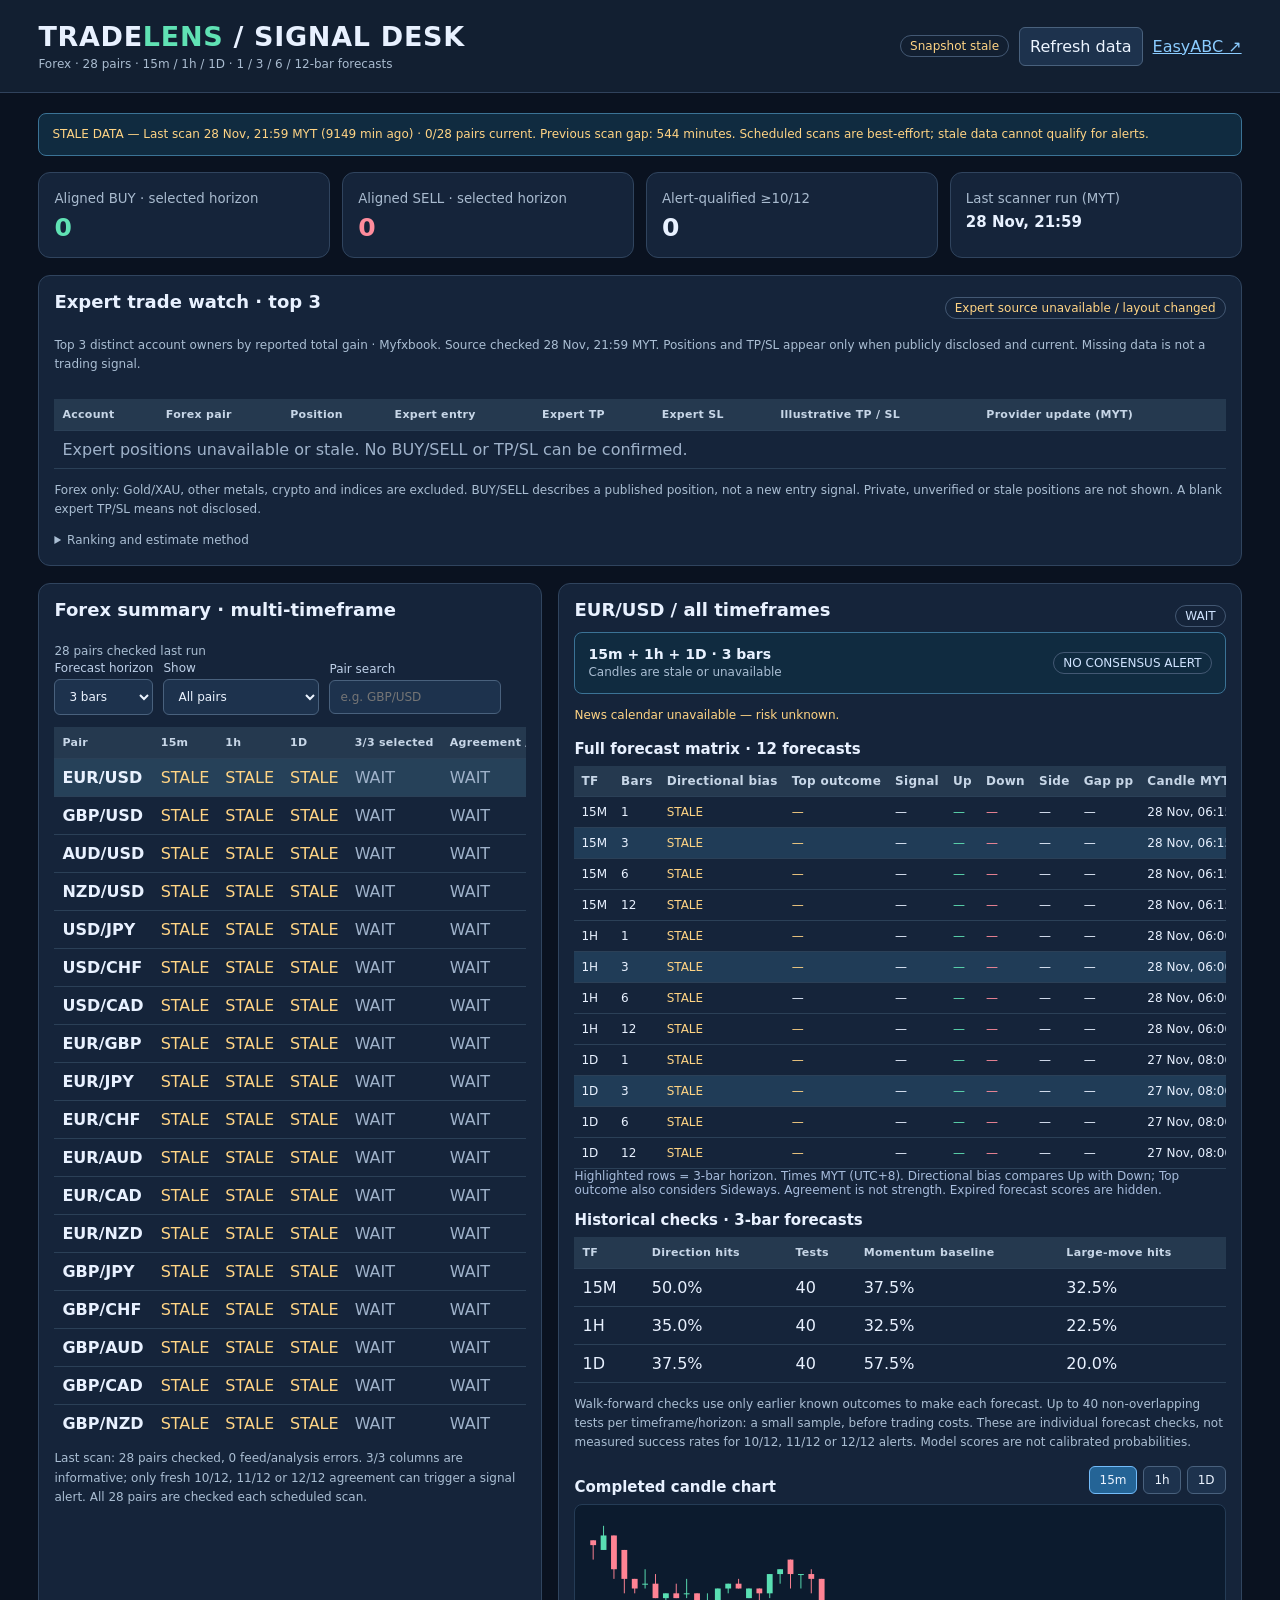
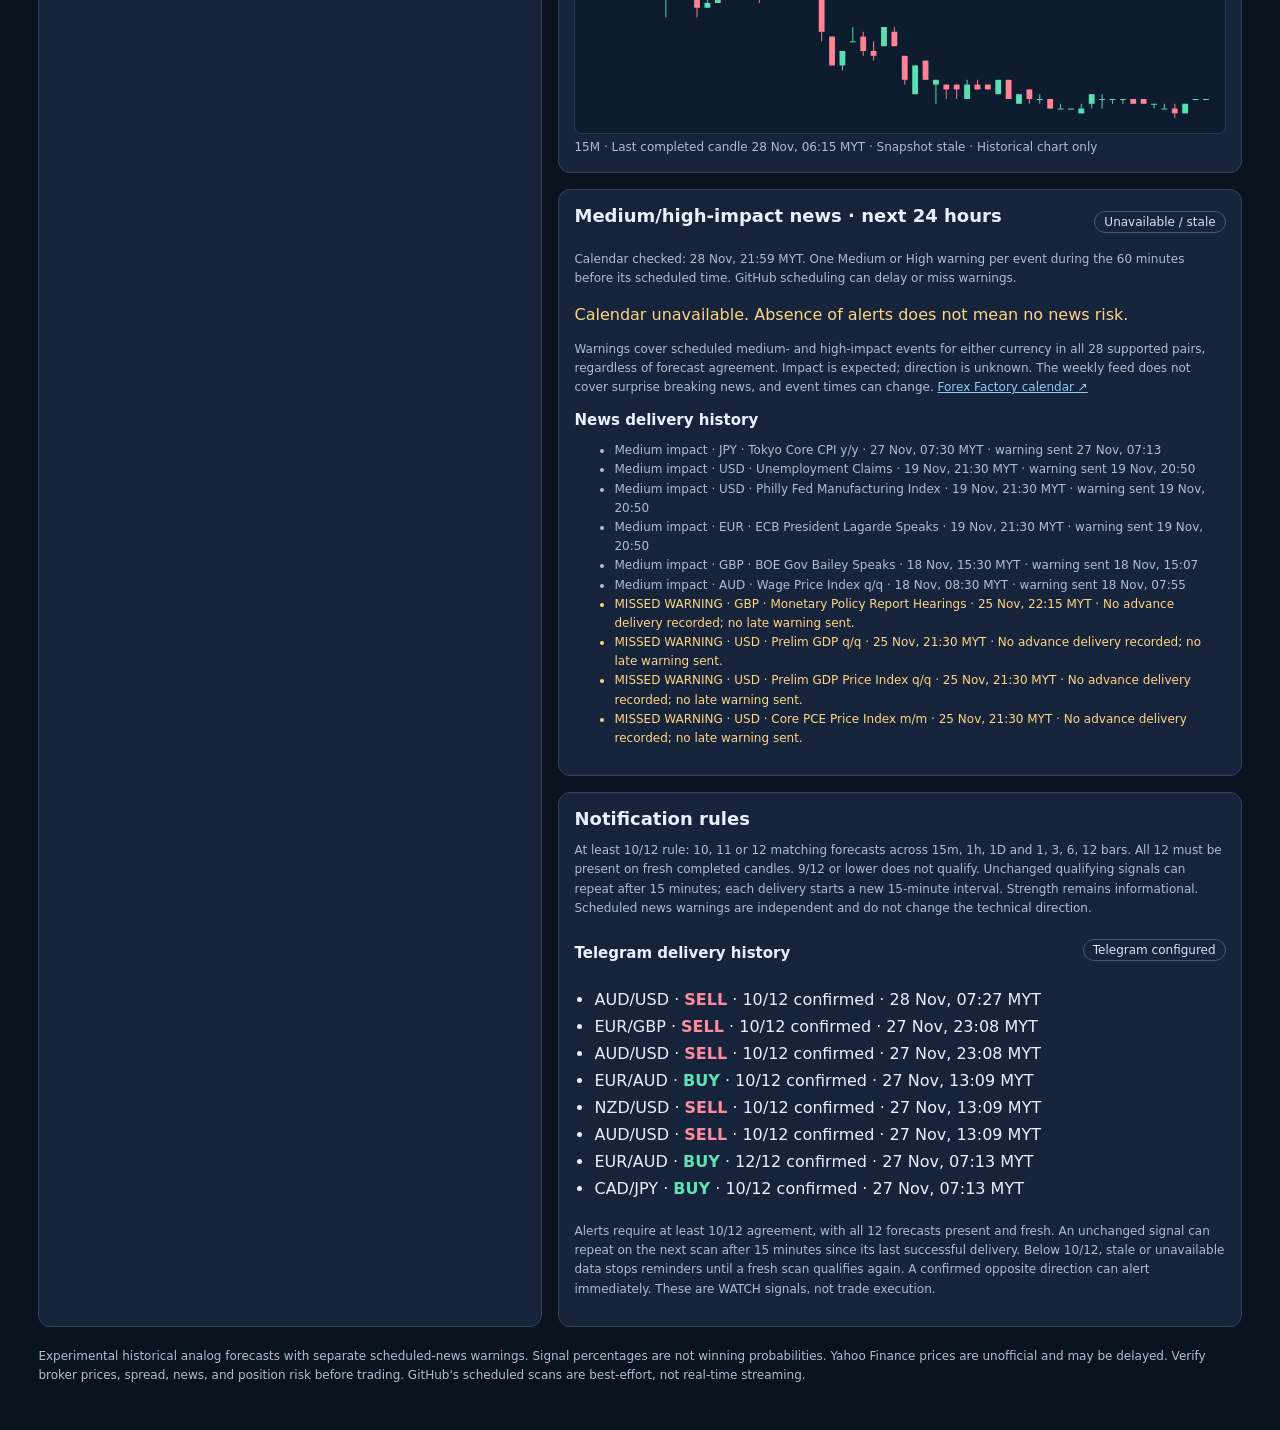
<file: TradeLens/index.html>
<!doctype html>
<html lang="en">
<head>
<meta charset="utf-8"><meta name="viewport" content="width=device-width, initial-scale=1">
<meta name="theme-color" content="#0a1220"><title>TradeLens Online · Multi-TF Signal Desk</title>
<style>
:root{font-family:system-ui,-apple-system,Segoe UI,Arial,sans-serif;color:#e8f1ff;background:#0a1220;color-scheme:dark}
*{box-sizing:border-box}body{margin:0}a{color:#8bccff}header{border-bottom:1px solid #30425c;background:#121f31;padding:21px clamp(14px,3vw,42px)}h1{font-size:27px;margin:0 0 5px;letter-spacing:.7px}small,.sub{color:#a9bbcf}main{max-width:1520px;margin:auto;padding:20px clamp(11px,3vw,42px) 45px}header .row{gap:16px}
.row{display:flex;align-items:center;justify-content:space-between;flex-wrap:wrap;gap:10px}h2{font-size:18px;margin:0 0 12px}h3{font-size:15px;margin:14px 0 8px}.stats{display:grid;grid-template-columns:repeat(4,1fr);gap:12px}.expert-grid{display:grid;grid-template-columns:repeat(3,minmax(0,1fr));gap:12px;margin:12px 0}.expert-grid a{overflow-wrap:anywhere}.stats b{font-size:25px;display:block;margin-top:6px}.card,.panel{background:#15243a;border:1px solid #30445e;border-radius:12px;padding:15px}.layout{display:grid;grid-template-columns:minmax(350px,1.07fr) minmax(425px,1.45fr);gap:16px;margin-top:17px}.stack{display:flex;flex-direction:column;gap:16px}.note{font-size:12px;line-height:1.6;color:#aabed3}.small{font-size:12px}input,select,button{background:#1d324d;color:#ecf4ff;border:1px solid #49617d;border-radius:6px;padding:9px 10px;font:inherit}button{cursor:pointer}button:focus-visible,input:focus-visible,select:focus-visible{outline:2px solid #78caff;outline-offset:2px}button[aria-pressed=true]{background:#246496;border-color:#73bcfa}label{color:#bed0e8;font-size:12px}.tools{display:flex;gap:10px;flex-wrap:wrap;align-items:center}.tools label{display:flex;flex-direction:column;gap:4px}.badge{border:1px solid #435873;padding:3px 9px;border-radius:99px;font-size:12px;white-space:nowrap;color:#d1e4ff}.badge.buy{border-color:#277c70;background:#123c38}.badge.sell{border-color:#9a4e67;background:#4a263b}.badge.strong{box-shadow:inset 0 0 0 1px #64d4b0}.buy{color:#60e2b4}.sell{color:#ff8c9c}.muted{color:#9fb2ca}.warn{color:#ffd484}.scroll{overflow:auto;max-height:710px}table{border-collapse:collapse;width:100%}td,th{padding:9px 8px;border-bottom:1px solid #2b4057;text-align:left;white-space:nowrap}thead{position:sticky;top:0;background:#25394f;z-index:1}th{font-size:11px;letter-spacing:.3px;color:#c7d6e7}tbody tr[data-pair]{cursor:pointer}tbody tr[data-pair]:hover{background:#253a52}tbody tr.selected{background:#264159}td.score{text-align:right;font-variant-numeric:tabular-nums}.pill{font-size:11px;padding:4px 8px;border:1px solid #425a77;border-radius:8px}.matrix table td,.matrix table th{padding:8px 7px;font-size:12px}.matrix .selected-h{background:#203c57}.subheading{font-size:12px;color:#a7bcdc;margin-bottom:10px}.banner{background:#102b40;border:1px solid #3b7396;border-radius:8px;padding:11px 13px;display:flex;align-items:center;justify-content:space-between;gap:12px;flex-wrap:wrap}.banner strong{font-size:14px}.chartbuttons{display:flex;gap:6px}.chartbuttons button{padding:6px 10px;font-size:12px}.chart{width:100%;height:230px;background:#0c1b2e;border:1px solid #253c56;border-radius:8px;margin-top:8px}.bar{width:100%;height:6px;border-radius:5px;background:#364960;overflow:hidden;margin:5px 0 10px}.bar div{height:100%;background:#5fddb4}.bar.down div{background:#ff8497}.bar.side div{background:#96aac3}#history{max-height:220px;overflow:auto;padding-left:20px}#history li{padding:4px 0}.mini{font-size:11px}footer{margin-top:20px} .copy{color:#bfcbd9}
@media(max-width:1090px){.layout{grid-template-columns:1fr}}@media(max-width:590px){.expert-grid{grid-template-columns:1fr}header{padding:16px}h1{font-size:23px}.stats{grid-template-columns:repeat(2,1fr)}.stats b{font-size:20px}.card,.panel{padding:11px}.scroll{max-height:480px}.matrix{margin-left:-3px;margin-right:-3px}.matrix table th,.matrix table td{font-size:11px;padding:8px 5px}td,th{padding:9px 5px}}
</style>
</head>
<body>
<header><div class="row"><div><h1>TRADE<span class="buy">LENS</span> / SIGNAL DESK</h1><div class="sub small">Forex · 28 pairs · 15m / 1h / 1D · 1 / 3 / 6 / 12-bar forecasts</div></div><div class="tools"><span class="badge" id="status">Loading snapshot…</span><button type="button" id="refresh">Refresh data</button><a href="https://wj2195.github.io/EasyABC/">EasyABC ↗</a></div></div></header>
<main>
<div id="dataHealth" class="banner note" role="status" style="margin-bottom:16px">Checking data freshness…</div>
<div class="stats"><div class="card"><small>Aligned BUY · selected horizon</small><b class="buy" id="buyCount">—</b></div><div class="card"><small>Aligned SELL · selected horizon</small><b class="sell" id="sellCount">—</b></div><div class="card"><small>Alert-qualified ≥10/12</small><b id="strongCount">—</b></div><div class="card"><small>Last scanner run (MYT)</small><b id="updated" style="font-size:15px">Pending</b></div></div>
<section class="panel" style="margin-top:17px" aria-labelledby="expertHeading">
<div class="row"><h2 id="expertHeading">Expert trade watch · top 3</h2><span id="expertStatus" class="badge">Awaiting source</span></div>
<p id="expertInfo" class="note"></p>
<div id="expertAccounts" class="expert-grid"></div>
<div class="scroll"><table><thead><tr><th>Account</th><th>Forex pair</th><th>Position</th><th>Expert entry</th><th>Expert TP</th><th>Expert SL</th><th>Illustrative TP / SL</th><th>Provider update (MYT)</th></tr></thead><tbody id="expertTrades"></tbody></table></div>
<p class="note">Forex only: Gold/XAU, other metals, crypto and indices are excluded. BUY/SELL describes a published position, not a new entry signal. Private, unverified or stale positions are not shown. A blank expert TP/SL means not disclosed.</p>
<details class="note"><summary>Ranking and estimate method</summary><p>Ranked by reported total gain on Myfxbook’s public real-account leaderboard, excluding advertisements and duplicate owners. This is a ranking within that source, not the world’s top traders. Account gains may include Gold and other instruments; filtering displayed trades does not recalculate performance. See the drawdown and source profile for context.</p><p>Where fresh price data is available, illustrative levels use the latest completed 1h close: TP at 3 × ATR(14), SL at 1.5 × ATR(14) in the position’s direction. These estimates are generated by TradeLens, are not the expert’s orders, and do not account for spread or costs. Published accounts can lag broker activity; these are snapshots, not a real-time execution feed.</p><a href="https://www.myfxbook.com/systems/1" target="_blank" rel="noopener">Source leaderboard</a></details>
</section>
<div class="layout"><section class="panel"><div class="row"><h2>Forex summary · multi-timeframe</h2><span class="note" id="coverage">—</span></div>
<div class="tools" style="margin-bottom:12px"><label>Forecast horizon<select id="horizon"><option value="1">1 bar</option><option value="3" selected>3 bars</option><option value="6">6 bars</option><option value="12">12 bars</option></select></label><label>Show<select id="filterState"><option value="all">All pairs</option><option value="aligned">Aligned BUY / SELL</option><option value="strong">Alert-qualified only</option></select></label><label>Pair search<input id="search" placeholder="e.g. GBP/USD" autocomplete="off"></label></div>
<div class="scroll"><table><thead><tr><th>Pair</th><th>15m</th><th>1h</th><th>1D</th><th>3/3 selected</th><th>Agreement / alert</th><th>Medium/high-impact news</th></tr></thead><tbody id="pairs"></tbody></table></div>
<p class="note" id="scanInfo">BUY/SELL shown for your selected horizon is for review. Telegram requires 10/12, 11/12 or 12/12 agreement, with all 12 forecasts available and fresh.</p></section>
<div class="stack"><section class="panel"><div class="row"><h2 id="pairName">EUR/USD · pair detail</h2><span id="pairBadge" class="badge">Pending</span></div><div class="banner"><div><strong id="consensusTitle">15m + 1h + 1D alignment</strong><div class="note" id="consensusReason">Waiting for data.</div></div><span class="badge" id="signalGate">NO ALERT</span></div>
<div id="pairNews" class="note warn" style="margin-top:12px"></div><h3>Full forecast matrix · 12 forecasts</h3><div class="scroll matrix"><table><thead><tr><th>TF</th><th>Bars</th><th>Directional bias</th><th>Top outcome</th><th>Signal</th><th>Up</th><th>Down</th><th>Side</th><th>Gap pp</th><th>Candle MYT</th></tr></thead><tbody id="matrix"></tbody></table></div>
<div class="subheading" id="matrixFoot">Selected horizon highlights 3/3 alignment only. Telegram requires 10/12, 11/12 or 12/12 matching BUY or SELL forecasts.</div>
<h3>Historical checks · <span id="validationHorizon">3</span>-bar forecasts</h3>
<div class="scroll"><table><thead><tr><th>TF</th><th>Direction hits</th><th>Tests</th><th>Momentum baseline</th><th>Large-move hits</th></tr></thead><tbody id="validation"></tbody></table></div>
<p class="note">Walk-forward checks use only earlier known outcomes to make each forecast. Up to 40 non-overlapping tests per timeframe/horizon: a small sample, before trading costs. These are individual forecast checks, not measured success rates for 10/12, 11/12 or 12/12 alerts. Model scores are not calibrated probabilities.</p>
<div class="row"><h3 style="margin-bottom:0">Completed candle chart</h3><div class="chartbuttons" id="chartButtons"><button data-tf="15m" aria-pressed="true">15m</button><button data-tf="1h" aria-pressed="false">1h</button><button data-tf="1d" aria-pressed="false">1D</button></div></div>
<svg id="chart" class="chart" viewBox="0 0 700 230" preserveAspectRatio="none" role="img" aria-label="Recent completed price candles"></svg><div class="note" id="chartNote"></div></section>
<section class="panel"><div class="row"><h2>Medium/high-impact news · next 24 hours</h2><span class="badge" id="newsStatus">Awaiting calendar</span></div><p class="note" id="newsInfo"></p><div id="newsEvents"></div><p class="note">Warnings cover scheduled medium- and high-impact events for either currency in all 28 supported pairs, regardless of forecast agreement. Impact is expected; direction is unknown. The weekly feed does not cover surprise breaking news, and event times can change. <a href="https://www.forexfactory.com/calendar" target="_blank" rel="noopener">Forex Factory calendar ↗</a></p><h3>News delivery history</h3><ul id="newsHistory" class="note"></ul></section>
<section class="panel"><h2>Notification rules</h2><p class="note" id="rules"></p><div class="row"><h3>Telegram delivery history</h3><span class="badge" id="telegramStatus">Not connected</span></div><ul id="history"><li class="muted">No alerts delivered yet.</li></ul><p class="note">Alerts require at least 10/12 agreement, with all 12 forecasts present and fresh. An unchanged signal can repeat on the next scan after 15 minutes since its last successful delivery. Below 10/12, stale or unavailable data stops reminders until a fresh scan qualifies again. A confirmed opposite direction can alert immediately. These are WATCH signals, not trade execution.</p></section></div></div>
<footer class="note">Experimental historical analog forecasts with separate scheduled-news warnings. Signal percentages are not winning probabilities. Yahoo Finance prices are unofficial and may be delayed. Verify broker prices, spread, news, and position risk before trading. GitHub's scheduled scans are best-effort, not real-time streaming.</footer>
</main>
<script>
'use strict';
const PAIRS='EUR/USD GBP/USD AUD/USD NZD/USD USD/JPY USD/CHF USD/CAD EUR/GBP EUR/JPY EUR/CHF EUR/AUD EUR/CAD EUR/NZD GBP/JPY GBP/CHF GBP/AUD GBP/CAD GBP/NZD AUD/JPY AUD/CHF AUD/CAD AUD/NZD NZD/JPY NZD/CHF NZD/CAD CAD/JPY CAD/CHF CHF/JPY'.split(' ');
const TF=['15m','1h','1d'],H=[1,3,6,12];let snapshot={rows:{}},selected='EUR/USD',horizon=3,chartTF='15m',loadError='';
const E=id=>document.getElementById(id);const safe=v=>String(v??'').replace(/[&<>"']/g,c=>({'&':'&amp;','<':'&lt;','>':'&gt;','"':'&quot;',"'":'&#39;'}[c]));
const num=(v,n=1)=>v!==undefined&&v!==null&&Number.isFinite(Number(v))?Number(v).toFixed(n):'—';
const myt=s=>s?new Date(s).toLocaleString('en-MY',{timeZone:'Asia/Kuala_Lumpur',month:'short',day:'numeric',hour:'2-digit',minute:'2-digit',hour12:false}):'—';
const badge=b=>'<span class="badge '+(b==='BUY'?'buy':b==='SELL'?'sell':'')+'">'+safe(b||'—')+'</span>';
function row(pair){return snapshot.rows?.[pair]||{}}
function forecast(pair,tf,h){return row(pair).timeframes?.[tf]?.forecasts?.[String(h)]}
function candleFresh(epoch,tf,now=Date.now()/1000){
const seconds={'15m':900,'1h':3600,'1d':86400},start=Number(epoch),age=now-start-seconds[tf];
if(epoch==null||!Number.isFinite(start)||!Number.isFinite(age)||age < -60)return false;
if(tf!=='1d')return age<=2*seconds[tf];
const expected=new Date((now-7200)*1000);expected.setUTCHours(0,0,0,0);expected.setUTCDate(expected.getUTCDate()-1);
while([0,6].includes(expected.getUTCDay()))expected.setUTCDate(expected.getUTCDate()-1);
return age<=345600&&start>=expected.getTime()/1000-3600;
}
function snapshotStale(){const age=(Date.now()-Date.parse(snapshot.updated_at))/1000;return !Number.isFinite(age)||age < -60||age>1800}
function freshTF(t,tf){return t?.status==='Updated'&&candleFresh(t.candle_epoch,tf)}
function dataState(t,tf){return snapshotStale()?'Snapshot stale':freshTF(t,tf)?'Updated':t?.status==='Updated'?'Stale candle':t?.status||'Unavailable'}
function newsFresh(){const n=snapshot.news||{},age=Date.now()-Date.parse(n.checked_at);return n.usable&&Number.isFinite(age)&&age>=-60000&&age<=3*3600000}
const percent=v=>num(v)==='—'?'—':num(v)+'%';
function currentTF(pair,tf,h){const t=row(pair).timeframes?.[tf],f=forecast(pair,tf,h);return !snapshotStale()&&freshTF(t,tf)&&f?badge(f.bias):'<span class="warn" title="'+safe(dataState(t,tf))+'">STALE</span>'}
function consensus(pair,h){if(snapshotStale()||!TF.every(tf=>freshTF(row(pair).timeframes?.[tf],tf)))return {bias:'WAIT',eligible:false,aligned:false,reason:'Candles are stale or unavailable'};return row(pair).alignments?.[String(h)]||{bias:'WAIT',aligned:false,eligible:false,reason:'Waiting for updated multi-timeframe scan'}}
function fullConsensus(pair){if(snapshotStale()||!TF.every(tf=>freshTF(row(pair).timeframes?.[tf],tf)))return {bias:'WAIT',eligible:false,aligned:false,reason:'Candles are stale or unavailable'};if(snapshot.settings?.alert_rule!=='at_least_10_of_12')return {bias:'WAIT',aligned:false,eligible:false,reason:'Awaiting updated scanner data'};return row(pair).full_alignment||{bias:'WAIT',aligned:false,eligible:false,reason:'Waiting for the updated scanner snapshot'}}
function liveNews(){return newsFresh()?(snapshot.news.events||[]).filter(e=>e.epoch*1000>=Date.now()&&e.epoch*1000<=Date.now()+86400000):[]}
function renderPairs(){
const f=E('search').value.trim().toUpperCase(),which=E('filterState').value;
const visible=PAIRS.filter(p=>p.includes(f)&&((which==='all')||(which==='aligned'&&consensus(p,horizon).aligned)||(which==='strong'&&fullConsensus(p).eligible)));
E('pairs').innerHTML=visible.map(p=>{
const c=consensus(p,horizon),full=fullConsensus(p);
const chosen=c.aligned?badge(c.bias)+(c.strong?' <span class="buy mini">★</span>':''):'<span class="muted">'+safe(c.bias||'WAIT')+'</span>';
const fullTag=(full.eligible?badge(full.bias):'<span class="muted">'+safe(full.bias)+'</span>')+(full.agreement?' <span class="mini">'+full.agreement+'/12</span>':'')+(full.eligible&&full.low_strength?' <span class="warn mini">Low strength</span>':'');
const news=liveNews().filter(e=>e.pairs.includes(p)),newsTag=news.length?'<span class="warn mini" title="'+safe(news[0].impact+' impact · '+news[0].title)+'">'+safe(news[0].impact)+' · '+safe(myt(news[0].at))+' MYT</span>':'<span class="muted">—</span>';
return '<tr data-pair="'+p+'" class="'+(p===selected?'selected':'')+'"><td><b>'+p+'</b></td>'+TF.map(tf=>'<td>'+currentTF(p,tf,horizon)+'</td>').join('')+'<td>'+chosen+'</td><td>'+fullTag+'</td><td>'+newsTag+'</td></tr>'
}).join('')||'<tr><td colspan="7" class="muted">No pairs match the filter.</td></tr>';
E('pairs').querySelectorAll('tr[data-pair]').forEach(tr=>tr.addEventListener('click',()=>{selected=tr.dataset.pair;renderPairs();renderDetail()}));
const all=PAIRS.map(p=>consensus(p,horizon));
E('buyCount').textContent=all.filter(c=>c.aligned&&c.bias==='BUY').length;
E('sellCount').textContent=all.filter(c=>c.aligned&&c.bias==='SELL').length;
E('strongCount').textContent=PAIRS.filter(p=>fullConsensus(p).eligible).length;
}
function renderMatrix(){const r=row(selected);E('matrix').innerHTML=TF.flatMap(tf=>H.map(h=>{
const t=r.timeframes?.[tf]||{},f=t.forecasts?.[String(h)]||{},fresh=!snapshotStale()&&freshTF(t,tf),b=fresh?(f.bias||'—'):'STALE';
return '<tr class="'+(h===horizon?'selected-h':'')+'"><td>'+tf.toUpperCase()+'</td><td>'+h+'</td><td class="'+(b==='BUY'?'buy':b==='SELL'?'sell':'warn')+'">'+safe(b)+'</td><td class="'+(f.top_outcome==='SIDEWAYS'?'warn':'')+'">'+(fresh?safe(f.top_outcome||'—'):'—')+'</td><td>'+percent(fresh?f.signal:null)+'</td><td class="buy">'+num(fresh?f.up:null)+'</td><td class="sell">'+num(fresh?f.down:null)+'</td><td>'+num(fresh?f.sideways:null)+'</td><td>'+num(fresh?f.gap:null)+'</td><td class="mini">'+safe(t.candle_time?myt(t.candle_time):'—')+' · '+safe(dataState(t,tf))+'</td></tr>';
})).join('');
E('matrixFoot').textContent='Highlighted rows = '+horizon+'-bar horizon. Times MYT (UTC+8). Directional bias compares Up with Down; Top outcome also considers Sideways. Agreement is not strength. Expired forecast scores are hidden.';}
function chart(){const t=row(selected).timeframes?.[chartTF]||{},c=t.candles||[],svg=E('chart');E('chartNote').textContent=chartTF.toUpperCase()+' · '+(t.candle_time?('Last completed candle '+myt(t.candle_time)+' MYT · '+dataState(t,chartTF)+((snapshotStale()||!freshTF(t,chartTF))?' · Historical chart only':'')):(t.status||'Awaiting data'));
if(c.length<2){svg.innerHTML='<text x="50%" y="50%" text-anchor="middle" fill="#a1b2c9">No completed candles yet</text>';return;}
const low=Math.min(...c.map(x=>x.l)),high=Math.max(...c.map(x=>x.h)),delta=high-low||1,w=672/c.length,y=v=>215-194*(v-low)/delta;
svg.innerHTML=c.map((v,i)=>{const x=14+(i+.5)*w,col=v.c>=v.o?'#59dfb3':'#ff8394';return '<line x1="'+x+'" y1="'+y(v.h)+'" x2="'+x+'" y2="'+y(v.l)+'" stroke="'+col+'"/><rect x="'+(x-.28*w)+'" y="'+Math.min(y(v.c),y(v.o))+'" width="'+(.56*w)+'" height="'+Math.max(1,Math.abs(y(v.o)-y(v.c)))+'" fill="'+col+'"/>'}).join('');}
function renderDetail(){
const c=consensus(selected,horizon),full=fullConsensus(selected);
E('pairName').textContent=selected+' / all timeframes';
E('pairBadge').textContent=full.eligible?(full.bias+(full.low_strength?' · Low strength':'')):(c.aligned?c.bias:'WAIT');
E('pairBadge').className='badge '+(full.eligible?(full.bias==='BUY'?'buy':'sell'):'');
E('consensusTitle').textContent=full.eligible?(full.agreement+'/12 aligned '+full.bias):
(c.aligned?('3/3 '+c.bias+' at '+horizon+' bars · below alert threshold'):'15m + 1h + 1D · '+horizon+' bars');
E('consensusReason').textContent=full.reason||'Waiting for consensus results';
E('signalGate').textContent=full.eligible?full.agreement+'/12 ALERT-QUALIFIED':'NO CONSENSUS ALERT';
E('signalGate').className='badge '+(full.eligible?(full.low_strength?'warn':full.bias==='BUY'?'buy':'sell'):'');
const events=liveNews().filter(e=>e.pairs.includes(selected));
E('pairNews').textContent=events.length?'NEWS: '+events.map(e=>e.impact+' impact · '+e.currency+' · '+e.title+' · '+myt(e.at)+' MYT').join(' | '):(!newsFresh()?'News calendar unavailable — risk unknown.':'No scheduled medium- or high-impact event listed for this pair in the next 24 hours.');
E('validationHorizon').textContent=horizon;
E('validation').innerHTML=TF.map(tf=>{const v=row(selected).timeframes?.[tf]?.validation?.[String(horizon)];return '<tr><td>'+tf.toUpperCase()+'</td><td>'+percent(v?.direction_hit_rate)+'</td><td>'+safe(v?.samples??'—')+'</td><td>'+percent(v?.momentum_baseline_hit_rate)+'</td><td>'+percent(v?.significant_move_hit_rate)+'</td></tr>'}).join('');
renderMatrix();chart();
}
function renderSettings(){
const s=snapshot.settings||{},st=snapshot.status||{};
E('updated').textContent=myt(snapshot.updated_at);
const stale=snapshotStale(),age=Math.max(0,Math.floor((Date.now()-Date.parse(snapshot.updated_at))/60000));
const freshPairs=PAIRS.filter(p=>!stale&&TF.every(tf=>freshTF(row(p).timeframes?.[tf],tf))).length;
E('status').textContent=loadError?'Refresh failed · cached data':stale?'Snapshot stale':freshPairs===PAIRS.length?'Snapshot current':'Partial / stale candles';
E('status').className='badge '+(stale||loadError||freshPairs<PAIRS.length?'warn':'');
const missed=(snapshot.news?.missed_warnings||[]).filter(e=>Date.now()-Date.parse(e.at)<=86400000);
E('dataHealth').textContent=(loadError?'Refresh failed: '+loadError+'. ':'')+(stale?'STALE DATA — ':'')+'Last scan '+myt(snapshot.updated_at)+' MYT'+(Number.isFinite(age)?' ('+age+' min ago)':'')+' · '+freshPairs+'/28 pairs current.'+(st.schedule_delayed?' Previous scan gap: '+Math.round(st.previous_scan_gap_seconds/60)+' minutes.':'')+(missed.length?' '+missed.length+' news warnings missed in the last 24 hours.':'')+' Scheduled scans are best-effort; stale data cannot qualify for alerts.';
E('dataHealth').className='banner note '+(stale||loadError||freshPairs<PAIRS.length||st.schedule_delayed||missed.length?'warn':'');
E('coverage').textContent=(st.pairs_checked_this_run||0)+' pairs checked last run';
E('scanInfo').textContent='Last scan: '+(st.pairs_checked_this_run||0)+' pairs checked, '+(st.errors?.length||0)+' feed/analysis errors. 3/3 columns are informative; only fresh 10/12, 11/12 or 12/12 agreement can trigger a signal alert. All 28 pairs are checked each scheduled scan.';
E('rules').textContent='At least 10/12 rule: 10, 11 or 12 matching forecasts across 15m, 1h, 1D and 1, 3, 6, 12 bars. All 12 must be present on fresh completed candles. 9/12 or lower does not qualify. Unchanged qualifying signals can repeat after 15 minutes; each delivery starts a new 15-minute interval. Strength remains informational. Scheduled news warnings are independent and do not change the technical direction.';
E('telegramStatus').textContent=st.telegram_configured?'Telegram configured':'Telegram not configured';
const h=snapshot.history||[];
E('history').innerHTML=h.length?h.slice(-12).reverse().map(x=>'<li>'+safe(x.pair)+' · <b class="'+(x.bias==='BUY'?'buy':'sell')+'">'+safe(x.bias)+'</b> · '+(['at_least_10_of_12','above_10_of_12'].includes(x.rule)?safe(x.agreement)+'/12 confirmed':x.rule==='12/12'?'12/12 confirmed':'Older 3/3 rule')+' · '+myt(x.at)+' MYT</li>').join(''):'<li class="muted">No delivered alerts yet.</li>';
}
function renderNews(){
const n=snapshot.news||{},events=liveNews(),fresh=newsFresh();
E('newsStatus').textContent=fresh?(n.status||'Updated'):'Unavailable / stale';
E('newsInfo').textContent='Calendar checked: '+myt(n.checked_at)+' MYT. One Medium or High warning per event during the '+(snapshot.settings?.news_alert_lead_minutes||60)+' minutes before its scheduled time. GitHub scheduling can delay or miss warnings.'+(n.skipped_events?' Some events had invalid or unconfirmed times.':'');
E('newsEvents').innerHTML=!fresh?'<p class="warn">Calendar unavailable. Absence of alerts does not mean no news risk.</p>':events.length?events.map(e=>'<div style="border-top:1px solid #2b4057;padding:10px 0"><b class="warn">'+safe(e.impact)+' impact · '+safe(e.currency)+' · '+safe(e.title)+'</b><div>'+safe(myt(e.at))+' MYT</div><div class="note">'+e.pairs.map(p=>safe(p.replace('/',''))).join(', ')+'</div></div>').join(''):'<p class="note">No medium- or high-impact events listed in the next 24 hours within the current weekly feed.</p>';
E('newsHistory').innerHTML=(n.history||[]).slice(-6).reverse().map(e=>'<li>'+safe(e.impact)+' impact · '+safe(e.currency)+' · '+safe(e.title)+' · '+myt(e.at)+' MYT · warning sent '+myt(e.sent_at)+'</li>').join('')||'<li>No news warnings delivered yet.</li>';
E('newsHistory').innerHTML+=(n.missed_warnings||[]).slice(-6).reverse().map(e=>'<li class="warn">MISSED WARNING · '+safe(e.currency)+' · '+safe(e.title)+' · '+myt(e.at)+' MYT · No advance delivery recorded; no late warning sent.</li>').join('');
}
function renderExperts(){
const x=snapshot.experts||{},age=(Date.now()-Date.parse(x.checked_at))/1000;
const available=x.usable&&!snapshotStale()&&Number.isFinite(age)&&age>=-60&&age<=1800;
const accounts=(x.accounts||[]).slice(0,3),quotes=(value,pair)=>value!=null&&Number.isFinite(Number(value))?Number(value).toFixed(pair.endsWith('/JPY')?3:5):'Not disclosed';
const providerFresh=a=>{const seconds=(Date.now()-Date.parse(a.source_updated_at))/1000;return a.verified===true&&Number.isFinite(seconds)&&seconds>=-60&&seconds<=1800};
const accountURL=a=>{try{const u=new URL(a.profile_url);return u.protocol==='https:'&&u.hostname==='www.myfxbook.com'&&/^\/members\/[^/]+\/[^/]+\/\d+$/.test(u.pathname)?u.href:null}catch{return null}};
E('expertStatus').textContent=available?(accounts.some(a=>providerFresh(a)&&(a.positions||[]).length)?'Published positions':'No public current positions'):(x.status||'Awaiting public source');
if(!available&&x.usable)E('expertStatus').textContent='Expert snapshot stale';
E('expertStatus').className='badge '+(available?'':'warn');
E('expertInfo').textContent='Top 3 distinct account owners by reported total gain · Myfxbook. Source checked '+myt(x.checked_at)+' MYT. Positions and TP/SL appear only when publicly disclosed and current. Missing data is not a trading signal.';
E('expertAccounts').innerHTML=accounts.map(a=>{const url=accountURL(a),current=available&&providerFresh(a),state=!available?'Source unavailable / stale':current?a.status:a.verified?'Provider delayed / positions private':a.status||'Verification unavailable';return '<div class="card"><b>#'+safe(a.rank)+' · '+safe(a.owner)+'</b><p>'+(url?'<a href="'+safe(url)+'" target="_blank" rel="noopener">'+safe(a.name)+'</a>':safe(a.name))+'</p><div class="small">Reported gain '+percent(a.gain_pct)+' · Drawdown '+percent(a.drawdown_pct)+'</div><p class="note '+(current?'':'warn')+'">'+safe(state)+'</p><div class="note">Provider update: '+safe(a.source_update_label||'Unknown')+' (at source check)</div></div>'}).join('');
const rows=[];
if(available)for(const a of accounts){if(!providerFresh(a))continue;for(const t of (a.positions||[])){
if(!PAIRS.includes(t.pair)||!['BUY','SELL'].includes(t.direction))continue;
const est=t.estimate,oneHour=row(t.pair).timeframes?.['1h'],estimateCurrent=est&&freshTF(oneHour,'1h')&&est.candle_time===oneHour.candle_time;
const estimate=estimateCurrent?quotes(est.take_profit,t.pair)+' / '+quotes(est.stop_loss,t.pair)+'<div class="note">From 1h close '+quotes(est.reference_price,t.pair)+' · '+myt(est.candle_time)+' MYT</div>':'<span class="muted">Unavailable</span>';
rows.push('<tr><td>#'+safe(a.rank)+' '+safe(a.owner)+'</td><td>'+safe(t.pair)+'</td><td>'+badge(t.direction)+'</td><td>'+quotes(t.entry,t.pair)+'</td><td>'+quotes(t.take_profit,t.pair)+'</td><td>'+quotes(t.stop_loss,t.pair)+'</td><td>'+estimate+'</td><td>~'+safe(myt(a.source_updated_at))+'</td></tr>');
}}
E('expertTrades').innerHTML=rows.join('')||'<tr><td colspan="8" class="muted">'+(available?'No current publicly visible forex positions from these three accounts. See each account’s disclosure status above.':'Expert positions unavailable or stale. No BUY/SELL or TP/SL can be confirmed.')+'</td></tr>';
}
function render(){renderSettings();renderPairs();renderDetail();renderNews();renderExperts()}
async function load(){const controller=new AbortController(),timer=setTimeout(()=>controller.abort(),15000);try{
const r=await fetch('./data/snapshot.json?'+Date.now(),{cache:'no-store',signal:controller.signal});if(!r.ok)throw Error('HTTP '+r.status);
const next=await r.json();if(!next.rows||!Number.isFinite(Date.parse(next.updated_at)))throw Error('Invalid snapshot');snapshot=next;loadError='';render();
}catch(err){loadError=err.message;render();}finally{clearTimeout(timer)}}
E('refresh').addEventListener('click',load);E('horizon').addEventListener('change',ev=>{horizon=Number(ev.target.value);renderPairs();renderDetail()});E('filterState').addEventListener('change',renderPairs);E('search').addEventListener('input',renderPairs);E('chartButtons').querySelectorAll('button').forEach(b=>b.addEventListener('click',()=>{chartTF=b.dataset.tf;E('chartButtons').querySelectorAll('button').forEach(x=>x.setAttribute('aria-pressed',String(x.dataset.tf===chartTF)));chart()}));render();load();setInterval(load,120000);setInterval(render,30000);
</script>
</body></html>
</file>
